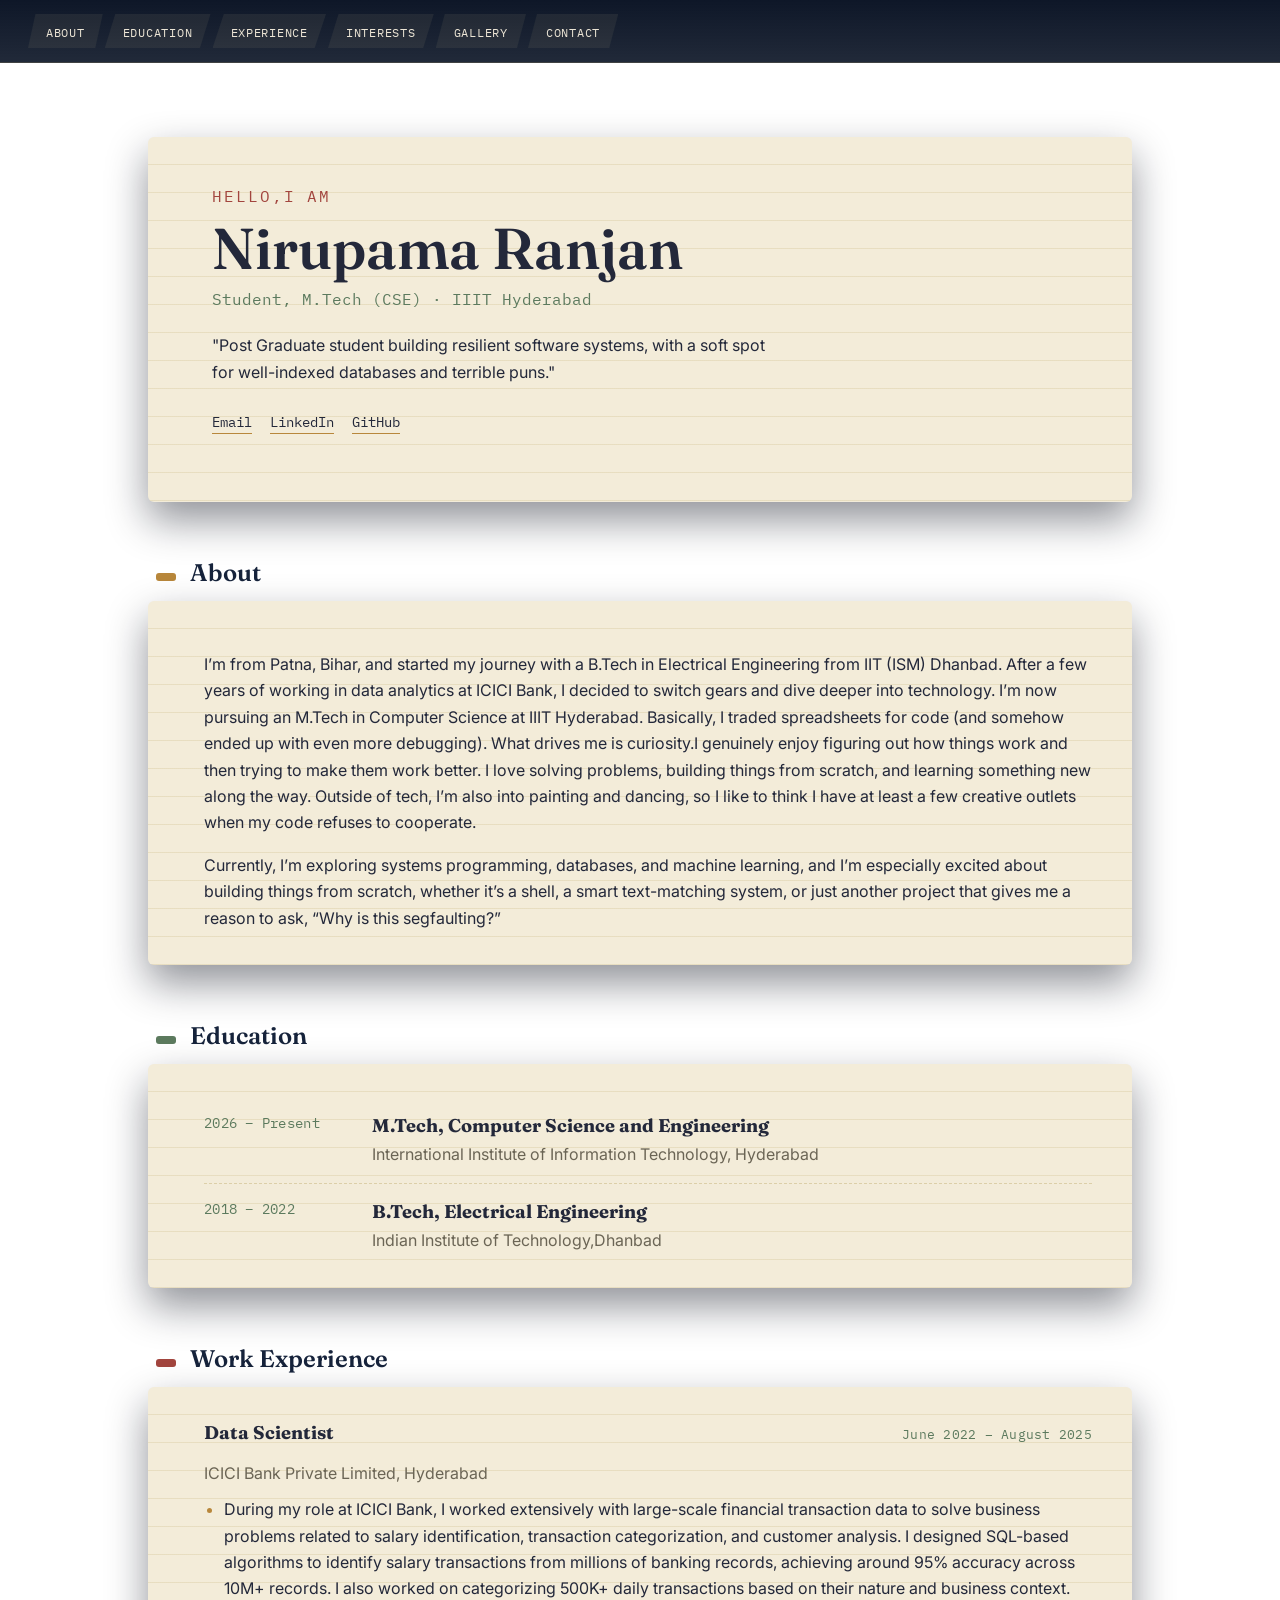
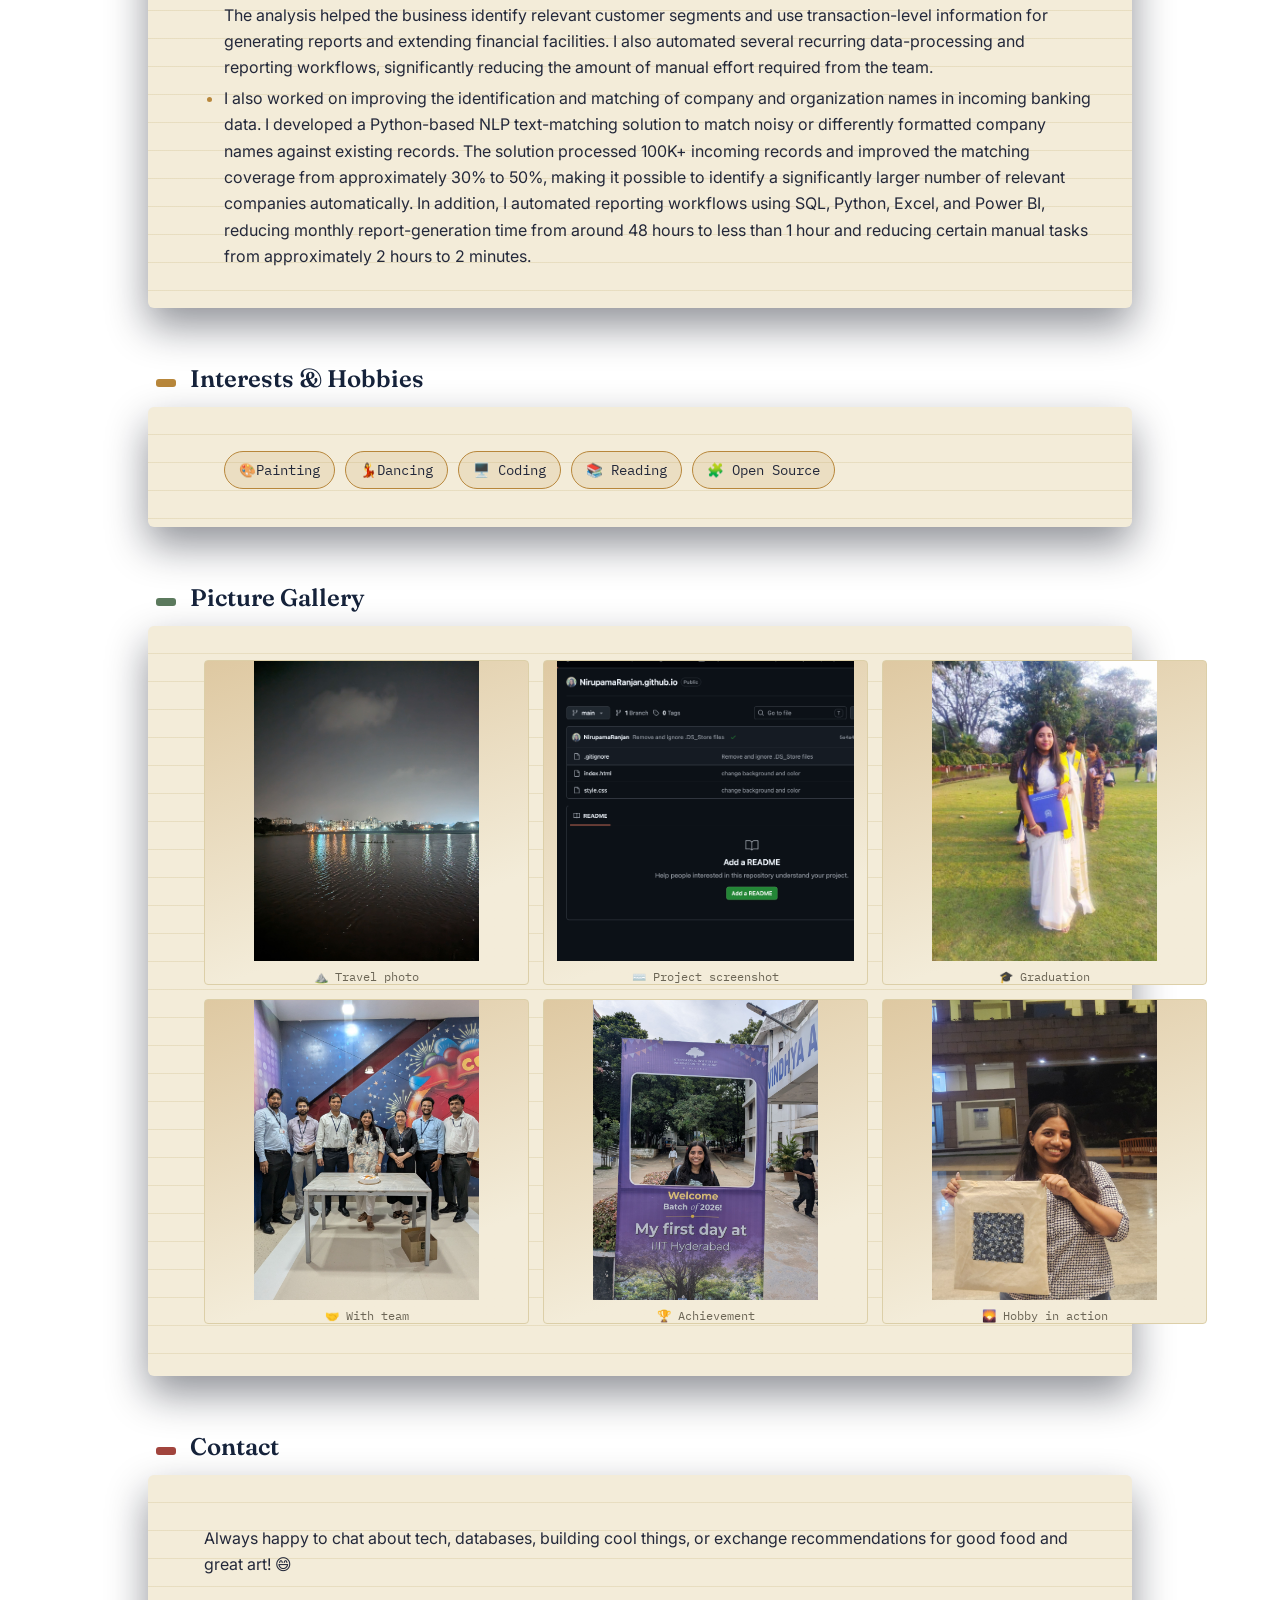
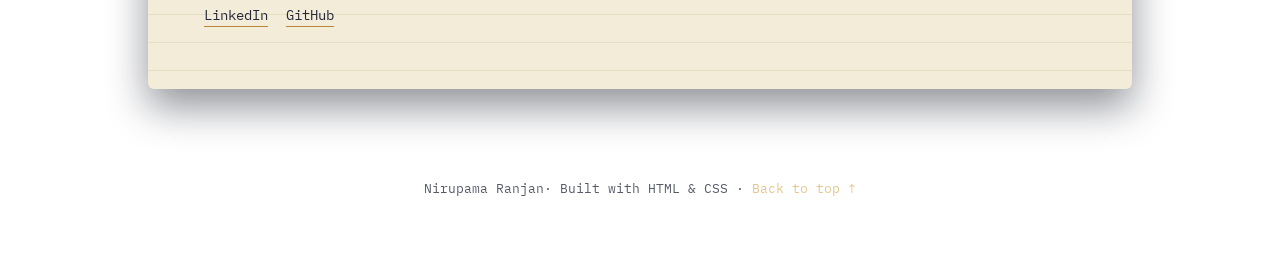
<file: index.html>
<!DOCTYPE html>
<html lang="en">
<head>
<meta charset="UTF-8">
<meta name="viewport" content="width=device-width, initial-scale=1.0">
<title>Nirupama Ranjan — Personal &amp; Professional Page</title>
<meta name="description" content="Personal and professional page of Nirupama Ranjan.">
<link rel="preconnect" href="https://fonts.googleapis.com">
<link rel="preconnect" href="https://fonts.gstatic.com" crossorigin>
<link href="https://fonts.googleapis.com/css2?family=Fraunces:opsz,wght@9..144,400;9..144,600;9..144,700&family=Inter:wght@400;500;600&family=IBM+Plex+Mono:wght@400;500&display=swap" rel="stylesheet">
 <link rel="stylesheet" href="style.css"> 
</head>
<body>

 <div class="main-body">
<header class="site-header">
  <nav class="tab-nav" aria-label="Primary">
    <a href="#about" class="tab">About</a>
    <a href="#education" class="tab">Education</a>
    <a href="#experience" class="tab">Experience</a>
    <a href="#interests" class="tab">Interests</a>
    <a href="#gallery" class="tab">Gallery</a>
    <a href="#contact" class="tab">Contact</a>
  </nav>
</header>

<section class="record" class="hero" id="top">
  <div class="card hero-card">
    <div class="punch-holes"><span></span><span></span></div>
    <p class="eyebrow">Hello,I am </p>
    <h1 class="hero-name">Nirupama Ranjan</h1>
    <p class="hero-role">Student, M.Tech (CSE)&nbsp;·&nbsp;IIIT Hyderabad</p>
    <p class="hero-tagline">"Post Graduate student building resilient software systems, 
      with a soft spot for well-indexed databases and terrible puns."</p>
    <div class="hero-links">
      <a href="mailto:nirupamaranjan6@gmail.com">Email</a>
      <a href="https://www.linkedin.com/in/nirupama-ranjan-5b8263177/" target="_blank" rel="noopener">LinkedIn</a>
      <a href="https://github.com/NirupamaRanjan" target="_blank" rel="noopener">GitHub</a>
    </div>
    <!-- <div class="stamp"><span>FILED</span><span id="filed-date" class="mono"></span></div> -->
  </div>
</section>

 <!-- About -->  
<section class="record" id="about">
  <div class="record-label">
    <span class="record-tab" style="--tab-color:var(--brass)"></span><h2>About</h2>
  </div>
  <div class="card">
    <div class="punch-holes"><span></span><span></span></div>
    <p>I’m from Patna, Bihar, and started my journey with a B.Tech in Electrical Engineering from IIT (ISM) Dhanbad. After a few years of working in data analytics at ICICI Bank, I decided to switch gears and dive deeper into technology. I’m now pursuing an M.Tech in Computer Science at IIIT Hyderabad. Basically, I traded spreadsheets for code (and somehow ended up with even more debugging).

What drives me is curiosity.I genuinely enjoy figuring out how things work and then trying to make them work better. I love solving problems, building things from scratch, and learning something new along the way. Outside of tech, I’m also into painting and dancing, so I like to think I have at least a few creative outlets when my code refuses to cooperate.

</p>
    <p>Currently, I’m exploring systems programming, databases, and machine learning, and I’m especially excited about building things from scratch, whether it’s a shell, a smart text-matching system, or just another project that gives me a reason to ask, “Why is this segfaulting?”</p>
  </div>
</section>

<!-- Education -->
<section class="record" id="education">
  <div class="record-label"><span class="record-tab" style="--tab-color:var(--sage)"></span><h2>Education</h2></div>
  <div class="card ledger">
    <div class="punch-holes"><span></span><span></span></div>

    <div class="ledger-row">
      <div class="ledger-when"><span class="mono">2026 – Present</span></div>
      <div class="ledger-what">
        <h3>M.Tech, Computer Science and Engineering</h3>
        <p class="muted">International Institute of Information Technology, Hyderabad</p>
      </div>
    </div>

    <div class="ledger-row">
      <div class="ledger-when"><span class="mono">2018 – 2022</span></div>
      <div class="ledger-what">
        <h3>B.Tech, Electrical Engineering</h3>
        <p class="muted">Indian Institute of Technology,Dhanbad</p>
      </div>
    </div>
  </div>
</section>

<!-- Experience -->
<section  class="record" id="experience">
  <div class="record-label"><span class="record-tab" style="--tab-color:var(--rose)"></span><h2>Work Experience</h2></div>
  <div class="card">
    <div class="punch-holes"><span></span><span></span></div>

    <div class="exp-item">
      <div class="exp-head">
        <h3>Data Scientist</h3>
        <span class="mono">June 2022 – August 2025</span>
      </div>
      <p class="muted">ICICI Bank Private Limited, Hyderabad</p>
      <ul>
        <li>During my role at ICICI Bank, I worked extensively 
          with large-scale financial transaction data to solve business 
          problems related to salary identification, transaction 
          categorization, and customer analysis. I designed SQL-based algorithms 
          to identify salary transactions from millions of banking records, achieving 
          around 95% accuracy across 10M+ records. I also worked on 
          categorizing 500K+ daily transactions based on their nature and 
          business context. The analysis helped the business identify relevant customer segments 
          and use transaction-level information for generating reports and extending financial facilities. 
          I also automated several recurring data-processing and reporting workflows, significantly 
          reducing the amount of manual effort required from the team.</li>
        <li>I also worked on improving the identification and matching 
          of company and organization names in incoming banking data. 
          I developed a Python-based NLP text-matching solution to match 
          noisy or differently formatted company names against existing records. 
          The solution processed 100K+ incoming records and improved the matching coverage 
          from approximately 30% to 50%, making it possible to identify a significantly 
          larger number of relevant companies automatically. In addition, I automated 
          reporting workflows using SQL, Python, Excel, and Power BI, reducing monthly 
          report-generation time from around 48 hours to less than 1 hour 
          and reducing certain manual tasks from approximately 2 hours to 2 minutes.</li>
      </ul>
    </div>
  </div>
</section>

<!-- Interests -->
<section  class="record" id="interests">
  <div class="record-label"><span class="record-tab" style="--tab-color:var(--brass)"></span><h2>Interests &amp; Hobbies</h2></div>
  <div class="card">
    <div class="punch-holes"><span></span><span></span></div>
    <ul class="tag-grid">
      <li>🎨Painting</li>
      <li>💃Dancing</li>
      <li>🖥️ Coding</li>
      <li>📚 Reading</li>
      <li>🧩 Open Source</li>
    </ul>
  </div>
</section>

<!-- Gallery -->
<section class="record" id="gallery">
  <div class="record-label"><span class="record-tab" style="--tab-color:var(--sage)"></span><h2>Picture Gallery</h2></div>
  <div class="card gallery-card">
    <div class="punch-holes"><span></span><span></span></div>
    <div class="gallery-grid">
      <figure class="gallery-tile" style="--tint:var(--brass)"><img src="Images/PXL_20231027_190329508.jpg" alt="Description of the image width="300" height="300"><figcaption>⛰️ Travel photo</figcaption></figure>
      <figure class="gallery-tile" style="--tint:var(--brass)"><img src="Images/Screenshot 2026-08-25 at 1.16.25 PM.png" alt="Description of the image width="300" height="300"><figcaption>⌨️ Project screenshot</figcaption></figure>
      <figure class="gallery-tile" style="--tint:var(--brass)"><img src="Images/IMG-20221216-WA0024.jpg" alt="Description of the image width="300" height="300"><figcaption>🎓 Graduation </figcaption></figure>
      <figure class="gallery-tile" style="--tint:var(--brass)"><img src="Images/PXL_20250802_110050632.jpg" alt="Description of the image width="300" height="300"><figcaption>🤝 With team</figcaption></figure>
      <figure class="gallery-tile" style="--tint:var(--brass)"><img src="Images/PXL_20260801_115325410.jpg" alt="Description of the image width="300" height="300"><figcaption>🏆 Achievement</figcaption></figure>
      <figure class="gallery-tile" style="--tint:var(--brass)"><img src="Images/IMG-20260328-WA0068.jpg" alt="Description of the image width="300" height="300"><figcaption>🌄 Hobby in action </figcaption></figure>
  </div>
</section>

<!-- Contact -->
<section class="record" id="contact">
  <div class="record-label"><span class="record-tab" style="--tab-color:var(--rose)"></span><h2>Contact</h2></div>
  <div class="card">
    <div class="punch-holes"><span></span><span></span></div>
    <p>Always happy to chat about tech, databases, building cool things, or exchange recommendations for good food and great art! 😄
</p>
    <div class="hero-links">
      <a href="https://www.linkedin.com/in/nirupama-ranjan-5b8263177/" target="_blank" rel="noopener">LinkedIn</a>
      <a href="https://github.com/NirupamaRanjan" target="_blank" rel="noopener">GitHub</a>
    </div>
  </div>
</section>

<footer class="site-footer">
  <p>Nirupama Ranjan· Built with HTML &amp; CSS · <a href="#top">Back to top ↑</a></p>
</footer>
</div>

</body>
</html>
</file>
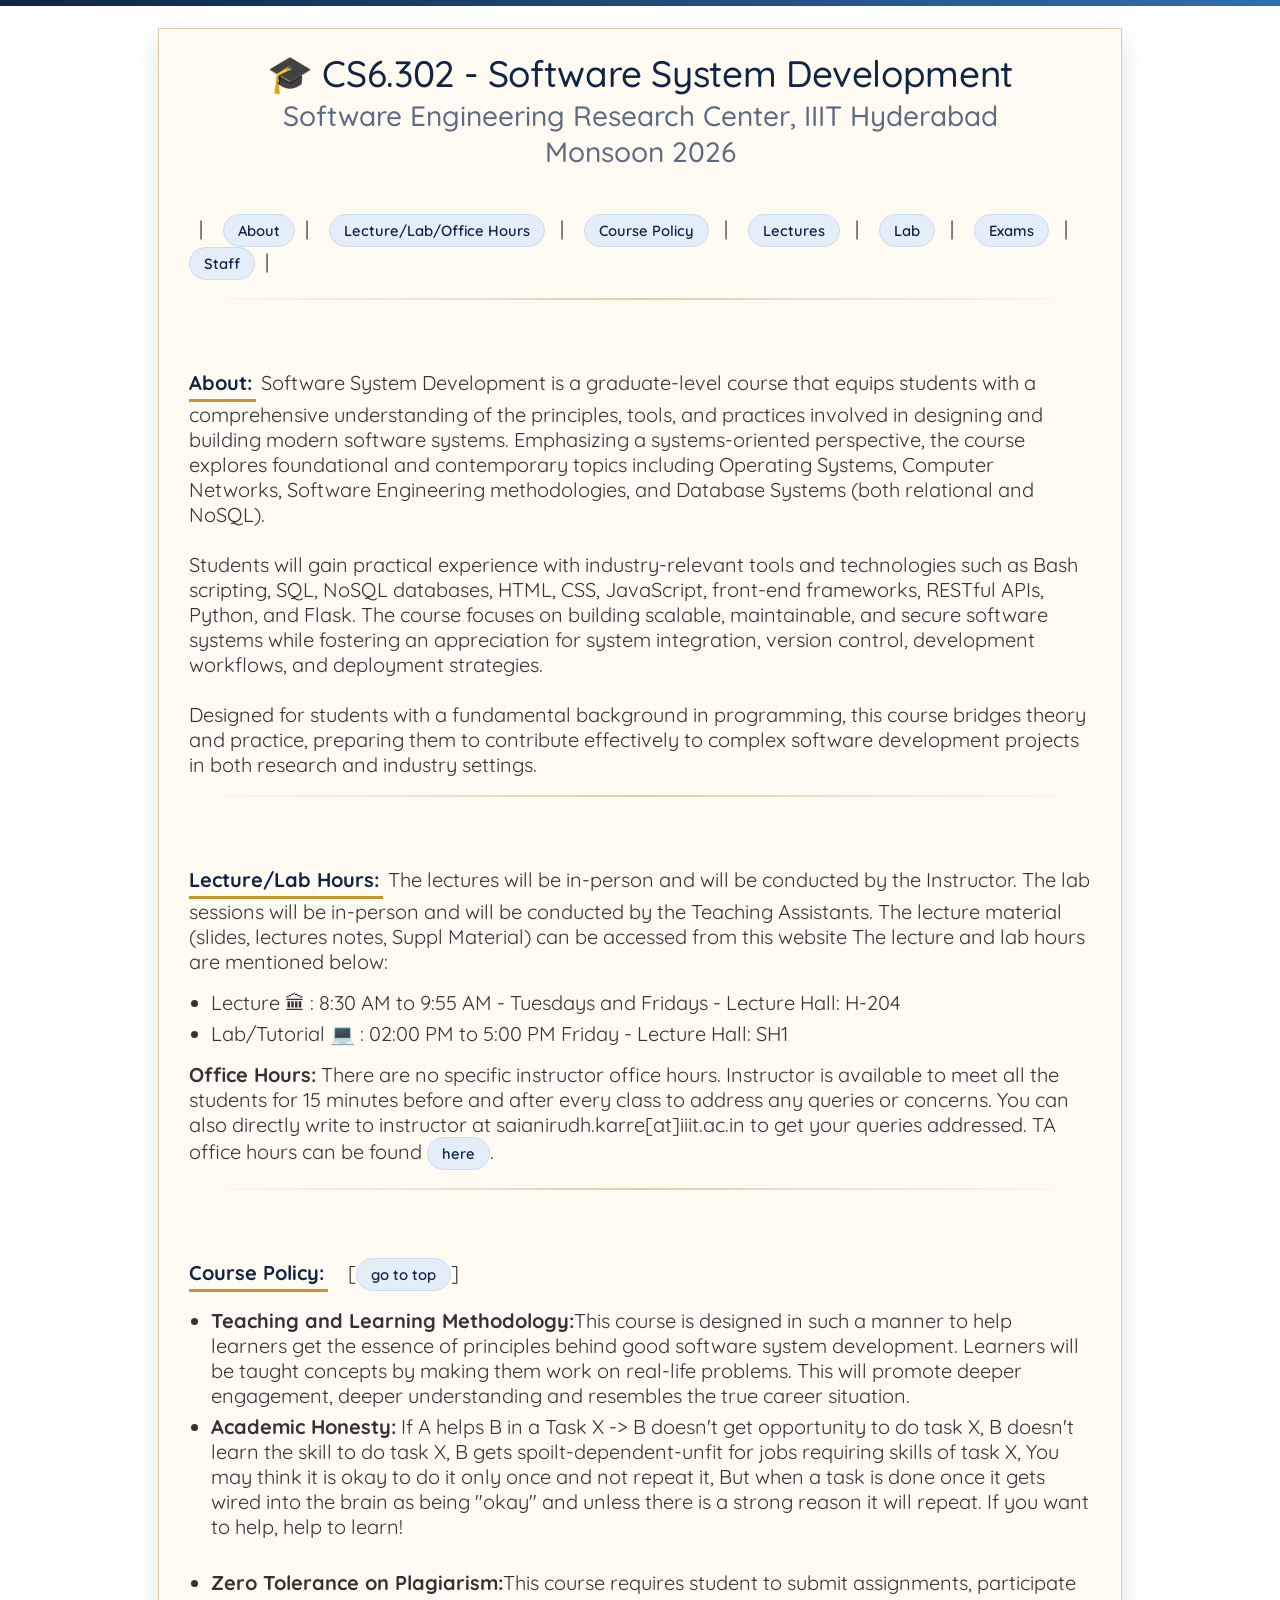
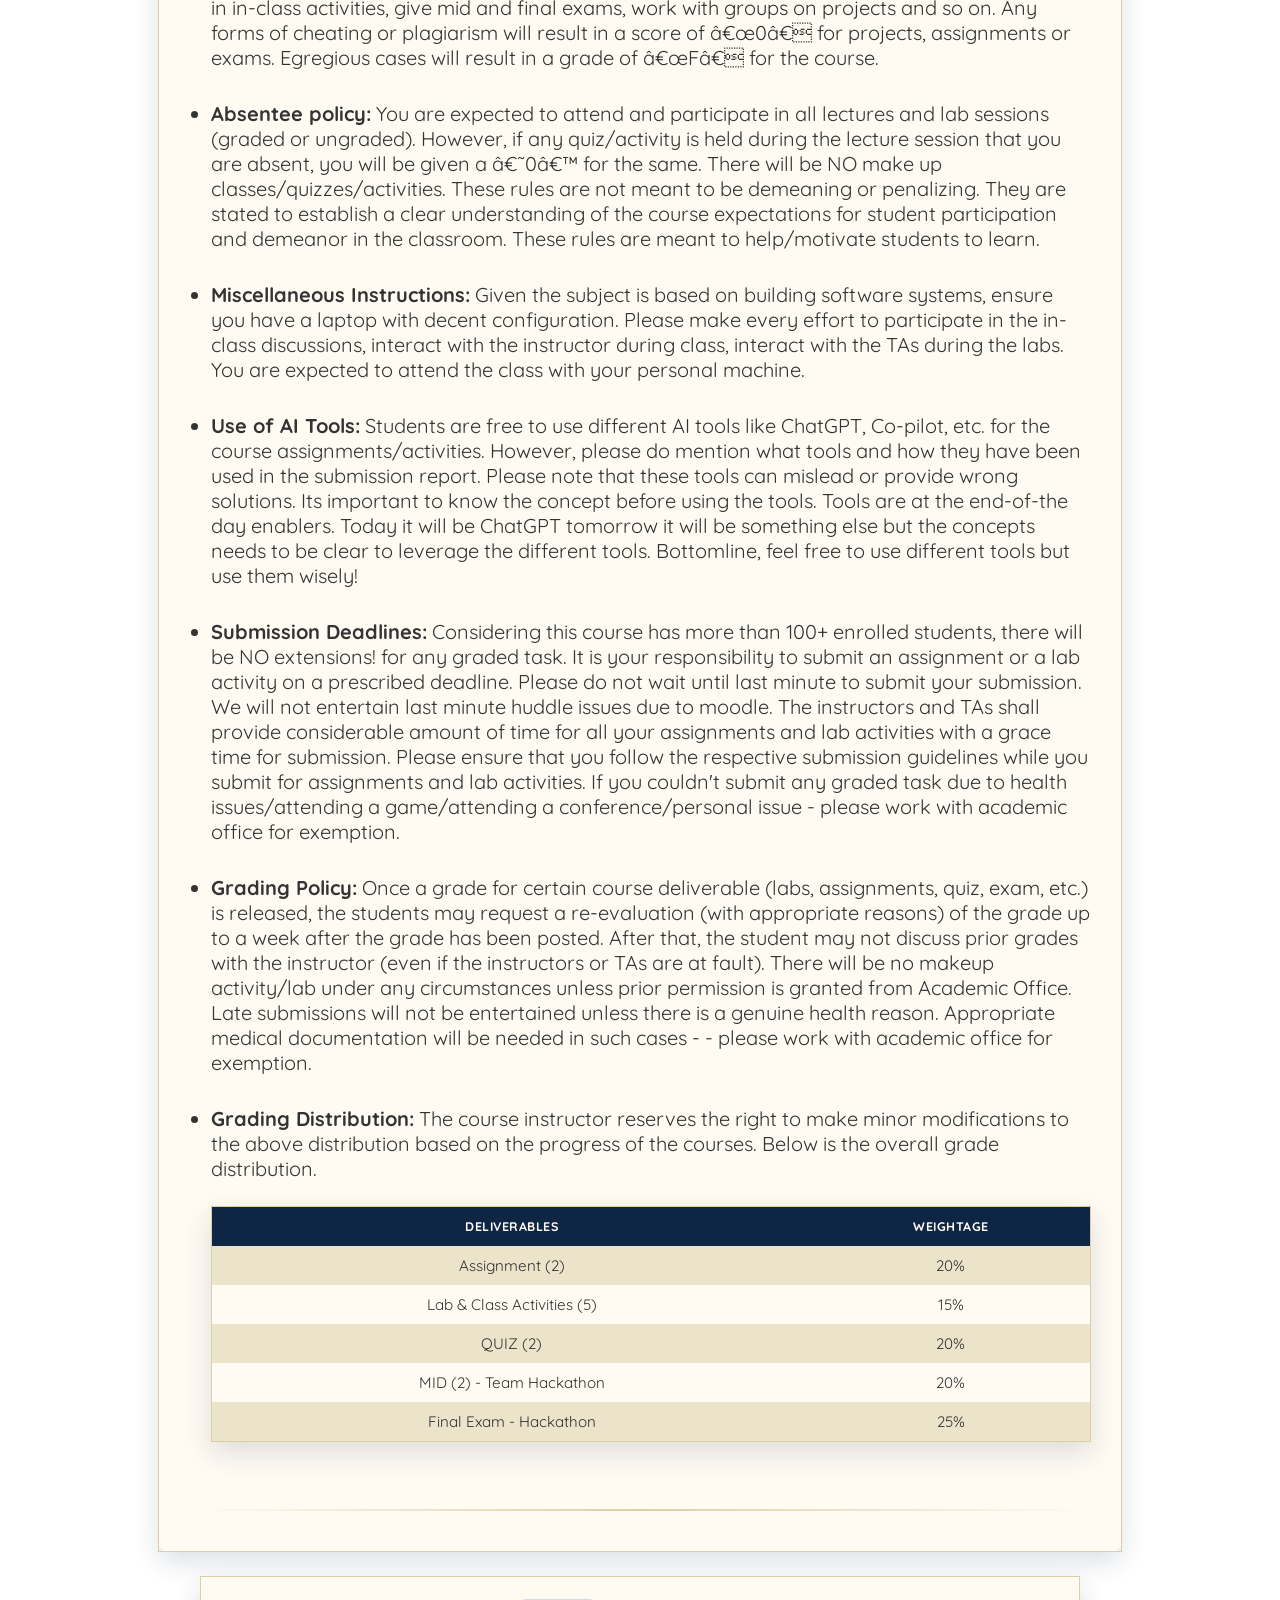
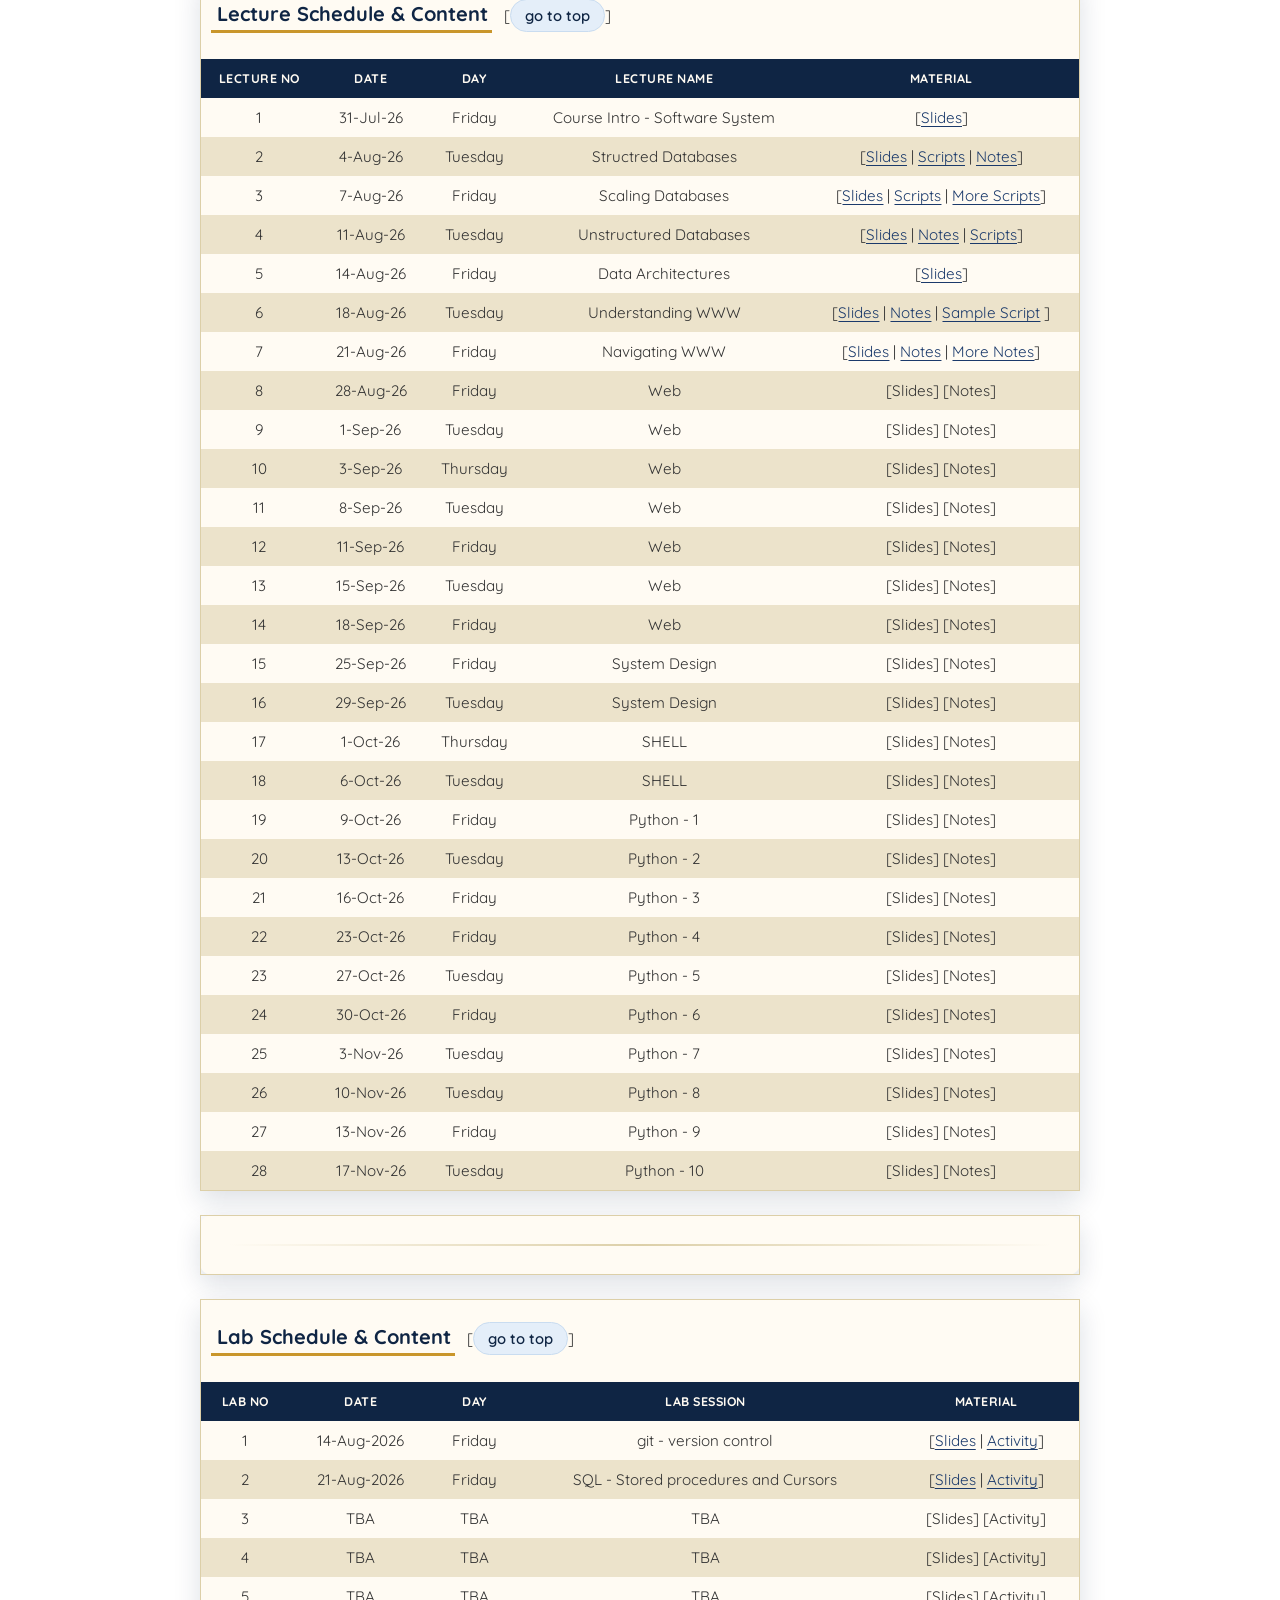
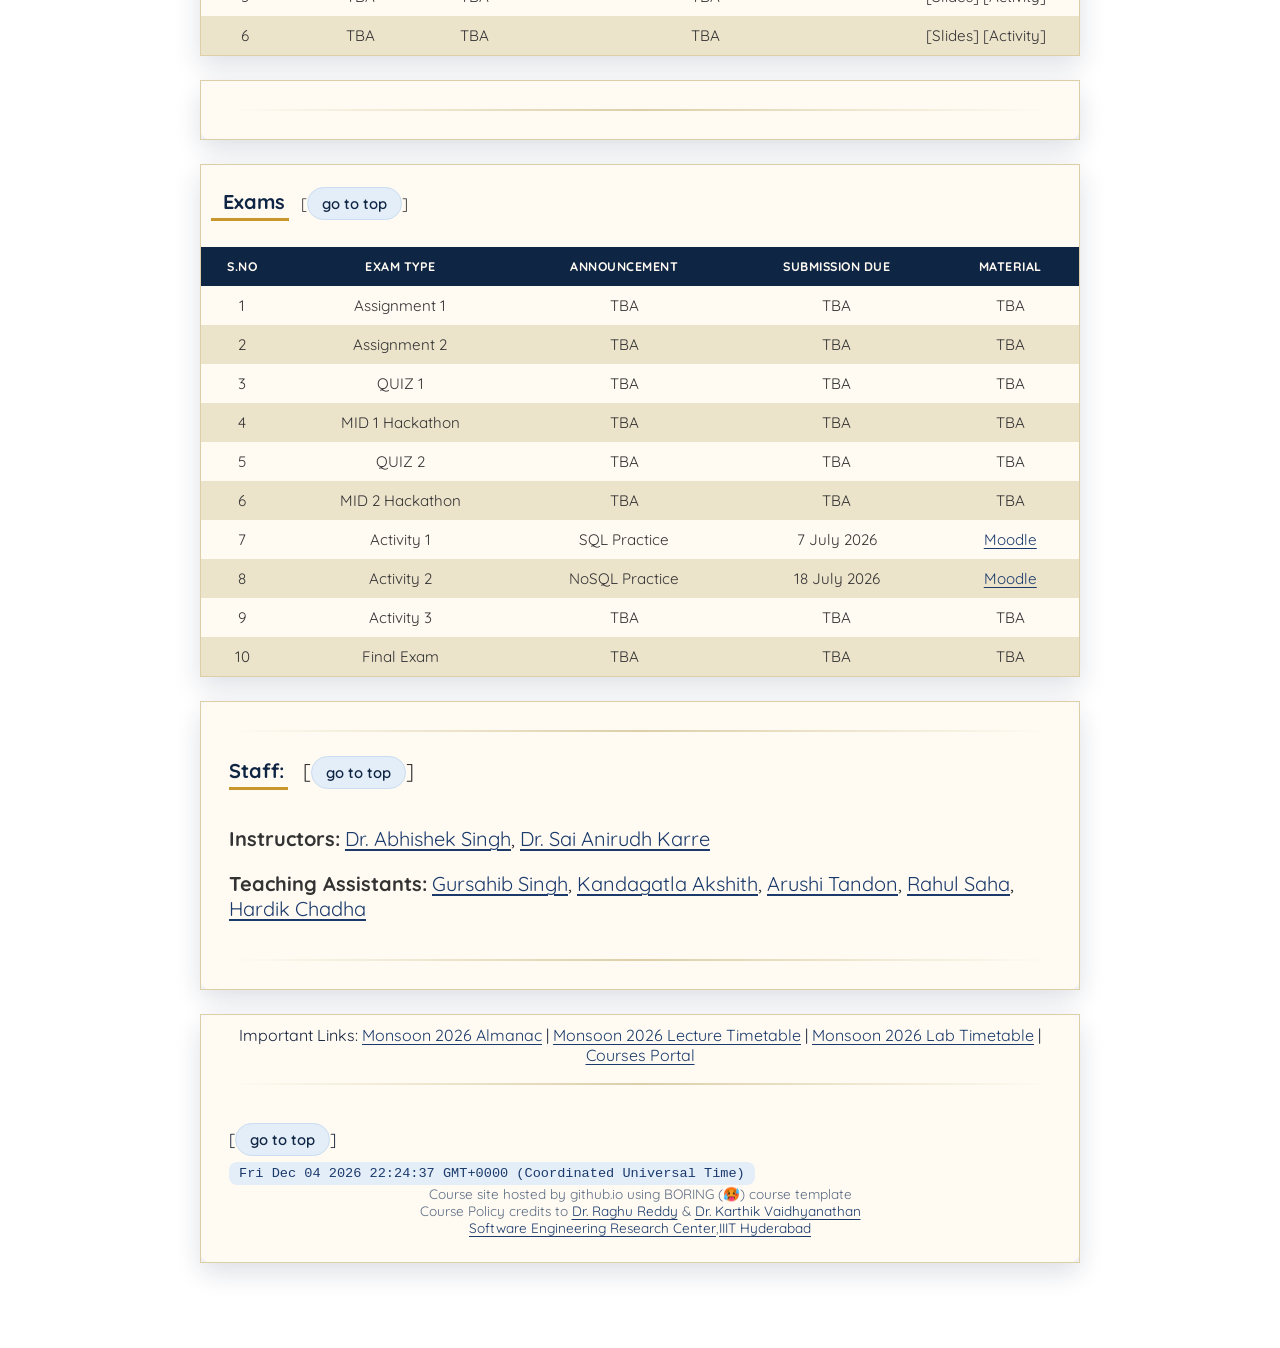
<file: SSDcoursepage.html>
<html>
<head><title>CS6.302 SSD Monsoon 2026</title>
<meta name="viewport" content="width=device-width, initial-scale=1.0"/>
<link rel="stylesheet" href="https://fonts.googleapis.com/css?family=Quicksand">
<link href="https://cdn.jsdelivr.net/npm/bootstrap@4.6.1/dist/css/bootstrap.min.css" rel="stylesheet" integrity="sha256-DF7Zhf293AJxJNTmh5zhoYYIMs2oXitRfBjY+9L//AY=" crossorigin="anonymous">
<style>
body {font-family: Quicksand; font-size: 20px; color:#333}
        table
        {
            font-family: Quicksand; font-size:20px; color:#333;
            border-collapse:collapse;
            width:1000px;
            padding:10px;
            border-spacing:10px
			
        }

	.light-text-row {
        color: #ADADAD; 
    }

</style>


	<script>
  
  const lastModified = new Date(document.lastModified);
 
  const formattedDate = lastModified.toLocaleString('en-US', {
    year: 'numeric',
    month: 'long',
    day: 'numeric',
    hour: '2-digit',
    minute: '2-digit'
  });

  document.getElementById("lastUpdated").innerHTML += formattedDate;
</script>
<script>
function startTime() {
  const today = new Date();
  let h = today.getHours();
  let m = today.getMinutes();
  let s = today.getSeconds();
  m = checkTime(m);
  s = checkTime(s);
  document.getElementById('txt').innerHTML = today 
  setTimeout(startTime, 1000);
}

function checkTime(i) {
  if (i < 10) {i = "0" + i};  // add zero in front of numbers < 10
  return i;
}
</script>
<script src="https://ajax.googleapis.com/ajax/libs/jquery/3.5.1/jquery.min.js"></script>
<link rel="stylesheet" href="style.css">
</head>
<link rel="stylesheet" href="SSDstyle.css">
<body onload="startTime()">
	<!--<script>
	alert("All the Best for your Final Exam!"");
		</script>-->
<table align="center" width="100%" cellspacing="10" cellpadding="10" border="0">
<tr>
<td><h1 align="center" id="home">CS6.302 - Software System Development</h1><h3 align="center">Software Engineering Research Center, IIIT Hyderabad</h3> <h3 align="center">Monsoon 2026</h3></td>
</tr>
<tr>
<td>&nbsp;&nbsp;|&nbsp;&nbsp;&nbsp; <a href="#about">About</a>&nbsp;&nbsp;|&nbsp;&nbsp;&nbsp; <a href="#lecture">Lecture/Lab/Office Hours</a> &nbsp;&nbsp;|&nbsp;&nbsp;&nbsp; <a href="#cpolicy">Course Policy</a> &nbsp;&nbsp;|&nbsp;&nbsp;&nbsp; <a href="#schedule">Lectures</a> &nbsp;&nbsp;|&nbsp;&nbsp;&nbsp;  <a href="#lab">Lab</a> &nbsp;&nbsp;|&nbsp;&nbsp;&nbsp; <a href="#activity">Exams</a> &nbsp;&nbsp;|&nbsp;&nbsp;&nbsp; <a href="#staff">Staff</a>&nbsp;&nbsp;|&nbsp;&nbsp;&nbsp; <hr></td>
</tr>
<tr>
<td> <p align="left"><b id="about">About:</b> Software System Development is a graduate-level course that equips students with a comprehensive understanding of the principles, tools, and practices involved in designing and building modern software systems. Emphasizing a systems-oriented perspective, the course explores foundational and contemporary topics including Operating Systems, Computer Networks, Software Engineering methodologies, and Database Systems (both relational and NoSQL).
<br>
<br>
Students will gain practical experience with industry-relevant tools and technologies such as Bash scripting, SQL, NoSQL databases, HTML, CSS, JavaScript, front-end frameworks, RESTful APIs, Python, and Flask. The course focuses on building scalable, maintainable, and secure software systems while fostering an appreciation for system integration, version control, development workflows, and deployment strategies.
<br>
<br>
Designed for students with a fundamental background in programming, this course bridges theory and practice, preparing them to contribute effectively to complex software development projects in both research and industry settings.<hr></td>
</tr>
<tr>
<td> <p align="left"><b id="lecture">Lecture/Lab Hours:</b> The lectures will be in-person and will be conducted by the Instructor. The lab sessions will be in-person and will be conducted by the Teaching Assistants. The lecture material (slides, lectures notes, Suppl Material) can be accessed from this website The lecture and lab hours are mentioned below:

<ul><li>Lecture &#x1F3DB; : 8:30 AM to 9:55 AM - Tuesdays and Fridays - Lecture Hall: H-204</li> <li>Lab/Tutorial &#x1F4BB; : 02:00 PM to 5:00 PM Friday - Lecture Hall: SH1 </li></ul></p>
<p align="left"><b>Office Hours:</b> There are no specific instructor office hours. Instructor is available to meet all the students for 15 minutes before and after every class to address any queries or concerns. You can also directly write to instructor at saianirudh.karre[at]iiit.ac.in to get your queries addressed. TA office hours can be found <a href="#staff">here</a>.
</p><hr>
</td>
</tr>
<tr>
<td>
<p align="left"><b id="cpolicy">Course Policy:</b> &nbsp;&nbsp;&nbsp;[<a href="#home">go to top</a>]
<ul>
<li><b>Teaching and Learning Methodology:</b>This course is designed in such a manner to help learners get the essence of principles behind good software system development. Learners will be taught concepts by making them work on real-life problems. This will promote deeper engagement, deeper understanding and resembles the true career situation. 
</li>
<li><b>Academic Honesty:</b> If A helps B in a Task X -> B doesn't get opportunity to do task X, B doesn't learn the skill to do task X, B gets spoilt-dependent-unfit for jobs requiring skills of task X, You may think it is okay to do it only once and not repeat it, But when a task is done once it gets wired into the brain as being "okay" and unless there is a strong reason it will repeat. If you want to help, help to learn!
<br>
<br> 
</li>
<li><b>Zero Tolerance on Plagiarism:</b>This course requires student to submit assignments, participate in in-class activities, give mid and final exams, work with groups on projects and so on. Any forms of cheating or plagiarism will result in a score of “0” for projects, assignments or exams. Egregious cases will result in a grade of “F” for the course.
<br>
<br> 
</li>
<li><b>Absentee policy:</b> You are expected to attend and participate in all lectures and lab sessions (graded or ungraded).  However, if any quiz/activity is held during the lecture session that you are absent, you will be given a ‘0’ for the same. There will be NO make up classes/quizzes/activities. These rules are not meant to be demeaning or penalizing. They are stated to establish a clear understanding of the course expectations for student participation and demeanor in the classroom. These rules are meant to help/motivate students to learn. 
<br>
<br> 
</li>
<li><b>Miscellaneous Instructions:</b> Given the subject is based on building software systems, ensure you have a laptop with decent configuration. Please make every effort to participate in the in-class discussions, interact with the instructor during class, interact with the TAs during the labs. You are expected to attend the class with your personal machine. 
<br>
<br> 
</li>
<li><b>Use of AI Tools:</b> Students are free to use different AI tools like ChatGPT, Co-pilot, etc. for the course assignments/activities. However, please do mention what tools and how they have been used in the submission report. Please note that these tools can mislead or provide wrong solutions. Its important to know the concept before using the tools. Tools are at the end-of-the day enablers. Today it will be ChatGPT tomorrow it will be something else but the concepts needs to be clear to leverage the different tools. Bottomline, feel free to use different tools but use them wisely!
<br>
<br> 
</li>
<li><b>Submission Deadlines:</b> Considering this course has more than 100+ enrolled students, there will be NO extensions! for any graded task. It is your responsibility to submit an assignment or a lab activity on a prescribed deadline. Please do not wait until last minute to submit your submission. We will not entertain last minute huddle issues due to moodle. The instructors and TAs shall provide considerable amount of time for all your assignments and lab activities with a grace time for submission. Please ensure that you follow the respective submission guidelines while you submit for assignments and lab activities. If you couldn't submit any graded task due to health issues/attending a game/attending a conference/personal issue - please work with academic office for exemption. 
<br>
<br> 
</li>
<li><b>Grading Policy:</b> Once a grade for certain course deliverable (labs, assignments, quiz, exam, etc.) is released, the students may request a re-evaluation (with appropriate reasons) of the grade up to a week after the grade has been posted. After that, the student may not discuss prior grades with the instructor (even if the instructors or TAs are at fault). There will be no makeup activity/lab under any circumstances unless prior permission is granted from Academic Office. Late submissions will not be entertained unless there is a genuine health reason. Appropriate medical documentation will be needed in such cases - - please work with academic office for exemption.
<br>
<br> 
</li>
<li><b>Grading Distribution:</b> The course instructor reserves the right to make minor modifications to the above distribution based on the progress of the courses. Below is the overall grade distribution.
<br>
<br> 
<table border="1" align="center">
<tr align="center"><th>Deliverables</th><th>Weightage</th></tr>
<tr align="center"><td>Assignment (2)</td><td>20%</td></tr>
<tr align="center"><td>Lab & Class Activities (5)</td><td>15%</td></tr>
<tr align="center"><td>QUIZ (2)</td><td>20%</td></tr>
<tr align="center"><td>MID (2) - Team Hackathon</td><td>20%</td></tr>
<tr align="center"><td>Final Exam - Hackathon</td><td>25%</td></tr>
</table>
</li>
<br>
<!--<li><b>Evaluation Rubric:</b> All evaluations as part of this course follow below evaluation rubric. TAs will follow below guidelines for evaluating assignments and lab activities for this course.
<br>
<br>
<table border="1" align="center" width="10%">
<tr><th>Rubric</th><th>Input(15%)</th><th>Logic(60%)</th><th>Output(15%)</th><th>Submission(10%)</th></tr>
<tr><td>Exceptional (100%)</td><td>All inputs are working as per the requirements</td><td>Logic is accurate and as per the requirements defined in the question</td><td>All outputs are returned as per the requirements</td><td>Script submissions are correct and as per requirements</td></tr>
<tr><td>Acceptable (70%)</td><td>Inputs are partially working as per the requirements</td><td>Logic is almost correct and as per the requirements defined in the question</td><td>Outputs are partially returned as per the requirements</td><td>Script submissions is partially correct and as per requirements</td></tr>
<tr><td>Beginning (30%)</td><td>At least one input is working as per the requirements</td><td>Logic is partially correct and as per the requirements defined in the question</td><td>At least one output is returned as per the requirement</td><td>Atleast one part of the script submission is correct and as per requirements</td></tr>
<tr><td>No Response (0%)</td><td>None of the inputs are working as per the requirements</td><td>Logic is incorrect and not as per the requirements defined in the question</td><td>None of the outputs are returned as per the requirements</td><td>Script submissions is incorrect and not as per requirements</td></tr>
</table> 
</li>-->
</ul><hr>
</p>
</td>
</tr>
</tr>
</table> 

<table border="1" align="center" width="10%" class="tg">
<tr>
<td colspan="5"><p align="left"><b id="schedule">&nbsp;Lecture Schedule & Content</b>&nbsp;&nbsp;&nbsp;[<a href="#home">go to top</a>]</p></td>
</tr >
  <tr align="center">
    <th class="tg-7btt">Lecture No</th>
    <th class="tg-7btt">Date</th>
    <th class="tg-7btt">Day</th>
    <th class="tg-7btt">Lecture Name</th>
    <th class="tg-7btt">Material</th>
  </tr>
<tbody align="center">
  <tr>
    <td class="tg-c3ow">1</td>
    <td class="tg-c3ow">31-Jul-26</td>
    <td class="tg-c3ow">Friday</td>
    <td class="tg-c3ow">Course Intro - Software System</td>
    <td class="tg-c3ow">[<a href="https://docs.google.com/viewer?url=https://raw.githubusercontent.com/serc-iiith/serc-iiith.github.io/main/CourseContent/CS6302_M26/SSD_Class1.pdf" target="_blank">Slides</a>]</td>
  </tr>
  <tr>
    <td class="tg-c3ow">2</td>
    <td class="tg-c3ow">4-Aug-26</td>
    <td class="tg-c3ow">Tuesday</td>
    <td class="tg-c3ow">Structred Databases</td>
    <td class="tg-c3ow">[<a href="https://docs.google.com/viewer?url=https://raw.githubusercontent.com/serc-iiith/serc-iiith.github.io/main/CourseContent/CS6302_M26/StructuredData.pdf" target="_blank">Slides</a> | <a href="https://docs.google.com/viewer?url=https://raw.githubusercontent.com/serc-iiith/serc-iiith.github.io/main/CourseContent/CS6302_M26/databases.sql" target="_blank">Scripts</a> | <a href="https://tinted-rumba-8c6.notion.site/Structured-Databases-2456a6248bf6805f83e1cbf0a58761ec" target="_blank">Notes</a>]</td>
  </tr>
  <tr>
    <td class="tg-c3ow">3</td>
    <td class="tg-c3ow">7-Aug-26</td>
    <td class="tg-c3ow">Friday</td>
    <td class="tg-c3ow">Scaling Databases</td>
    <td class="tg-c3ow">[<a href="https://docs.google.com/viewer?url=https://raw.githubusercontent.com/serc-iiith/serc-iiith.github.io/main/CourseContent/CS6302_M26/ScalingDatabases.pdf" target="_blank">Slides</a> | <a href="https://docs.google.com/viewer?url=https://raw.githubusercontent.com/serc-iiith/serc-iiith.github.io/main/CourseContent/CS6302_M26/databases_2.sql" target="_blank">Scripts</a> | <a href="https://docs.google.com/viewer?url=https://raw.githubusercontent.com/serc-iiith/serc-iiith.github.io/main/CourseContent/CS6302_M26/databases_3.sql" target="_blank">More Scripts</a>]</td>
  </tr>
  <tr>
    <td class="tg-c3ow">4</td>
    <td class="tg-c3ow">11-Aug-26</td>
    <td class="tg-c3ow">Tuesday</td>
    <td class="tg-c3ow">Unstructured Databases</td>
    <td class="tg-c3ow">[<a href="https://docs.google.com/viewer?url=https://raw.githubusercontent.com/serc-iiith/serc-iiith.github.io/main/CourseContent/CS6302_M26/UnStructuredDatabases.pdf" target="_blank">Slides</a> | <a href="https://tinted-rumba-8c6.notion.site/Unstructured-Databases-24b6a6248bf680679b36e76c33d301c4" target="_blank">Notes</a> | <a href="https://raw.githubusercontent.com/serc-iiith/serc-iiith.github.io/refs/heads/main/CourseContent/CS6302_M26/mongo.txt" target="_blank">Scripts</a>]</td>
  </tr>
  <tr>
    <td class="tg-c3ow">5</td>
    <td class="tg-c3ow">14-Aug-26</td>
    <td class="tg-c3ow">Friday</td>
    <td class="tg-c3ow">Data Architectures</td>
    <td class="tg-c3ow">[<a href="https://docs.google.com/viewer?url=https://raw.githubusercontent.com/serc-iiith/serc-iiith.github.io/main/CourseContent/CS6302_M26/DatabaseArchitectures.pdf" target="_blank">Slides</a>]</td>
  </tr>
  <tr>
    <td class="tg-c3ow">6</td>
    <td class="tg-c3ow">18-Aug-26</td>
    <td class="tg-c3ow">Tuesday</td>
    <td class="tg-c3ow">Understanding WWW</td>
    <td class="tg-c3ow">[<a href="https://docs.google.com/viewer?url=https://raw.githubusercontent.com/serc-iiith/serc-iiith.github.io/main/CourseContent/CS6302_M26/www.pdf" target="_blank">Slides</a> | <a href="https://tinted-rumba-8c6.notion.site/Web-Technology-2566a6248bf6800488d0c13a992502e4" target="_blank">Notes</a> | <a href="https://raw.githubusercontent.com/serc-iiith/serc-iiith.github.io/refs/heads/main/CourseContent/CS6302_M26/samplehtml.html" target="_blank">Sample Script</a> ]</td>
  </tr>
  <tr>
    <td class="tg-c3ow">7</td>
    <td class="tg-c3ow">21-Aug-26</td>
    <td class="tg-c3ow">Friday</td>
    <td class="tg-c3ow">Navigating WWW</td>
    <td class="tg-c3ow">[<a href="https://docs.google.com/viewer?url=https://raw.githubusercontent.com/serc-iiith/serc-iiith.github.io/main/CourseContent/CS6302_M26/WebLanguages.pdf" target="_blank">Slides</a> | <a href="https://github.com/serc-iiith/serc-iiith.github.io/blob/main/CourseContent/CS6302_M26/html.md" target="_blank">Notes</a> | <a href="https://github.com/serc-iiith/serc-iiith.github.io/blob/main/CourseContent/CS6302_M26/css.md" target="_blank">More Notes</a>]</td>
  </tr>
  <tr>
    <td class="tg-c3ow">8</td>
    <td class="tg-c3ow">28-Aug-26</td>
    <td class="tg-c3ow">Friday</td>
    <td class="tg-c3ow">Web</td>
    <td class="tg-c3ow">[Slides] [Notes]</td>
  </tr>
  <tr>
    <td class="tg-c3ow">9</td>
    <td class="tg-c3ow">1-Sep-26</td>
    <td class="tg-c3ow">Tuesday</td>
    <td class="tg-c3ow">Web</td>
    <td class="tg-c3ow">[Slides] [Notes]</td>
  </tr>
  <tr>
    <td class="tg-c3ow">10</td>
    <td class="tg-c3ow">3-Sep-26</td>
    <td class="tg-c3ow">Thursday</td>
    <td class="tg-c3ow">Web</td>
    <td class="tg-c3ow">[Slides] [Notes]</td>
  </tr>
  <tr>
    <td class="tg-c3ow">11</td>
    <td class="tg-c3ow">8-Sep-26</td>
    <td class="tg-c3ow">Tuesday</td>
    <td class="tg-c3ow">Web</td>
    <td class="tg-c3ow">[Slides] [Notes]</td>
  </tr>
  <tr>
    <td class="tg-c3ow">12</td>
    <td class="tg-c3ow">11-Sep-26</td>
    <td class="tg-c3ow">Friday</td>
    <td class="tg-c3ow">Web</td>
    <td class="tg-c3ow">[Slides] [Notes]</td>
  </tr>
  <tr>
    <td class="tg-c3ow">13</td>
    <td class="tg-c3ow">15-Sep-26</td>
    <td class="tg-c3ow">Tuesday</td>
    <td class="tg-c3ow">Web</td>
    <td class="tg-c3ow">[Slides] [Notes]</td>
  </tr>
  <tr>
    <td class="tg-c3ow">14</td>
    <td class="tg-c3ow">18-Sep-26</td>
    <td class="tg-c3ow">Friday</td>
    <td class="tg-c3ow">Web</td>
    <td class="tg-c3ow">[Slides] [Notes]</td>
  </tr>
  <tr>
    <td class="tg-c3ow">15</td>
    <td class="tg-c3ow">25-Sep-26</td>
    <td class="tg-c3ow">Friday</td>
    <td class="tg-c3ow">System Design</td>
    <td class="tg-c3ow">[Slides] [Notes]</td>
  </tr>
  <tr>
    <td class="tg-c3ow">16</td>
    <td class="tg-c3ow">29-Sep-26</td>
    <td class="tg-c3ow">Tuesday</td>
    <td class="tg-c3ow">System Design</td>
    <td class="tg-c3ow">[Slides] [Notes]</td>
  </tr>
  <tr>
    <td class="tg-c3ow">17</td>
    <td class="tg-c3ow">1-Oct-26</td>
    <td class="tg-c3ow">Thursday</td>
    <td class="tg-c3ow">SHELL</td>
    <td class="tg-c3ow">[Slides] [Notes]</td>
  </tr>
  <tr>
    <td class="tg-c3ow">18</td>
    <td class="tg-c3ow">6-Oct-26</td>
    <td class="tg-c3ow">Tuesday</td>
    <td class="tg-c3ow">SHELL</td>
    <td class="tg-c3ow">[Slides] [Notes]</td>
  </tr>
  <tr>
    <td class="tg-c3ow">19</td>
    <td class="tg-c3ow">9-Oct-26</td>
    <td class="tg-c3ow">Friday</td>
    <td class="tg-c3ow">Python - 1</td>
    <td class="tg-c3ow">[Slides] [Notes]</td>
  </tr>
  <tr>
    <td class="tg-c3ow">20</td>
    <td class="tg-c3ow">13-Oct-26</td>
    <td class="tg-c3ow">Tuesday</td>
    <td class="tg-c3ow">Python - 2</td>
    <td class="tg-c3ow">[Slides] [Notes]</td>
  </tr>
  <tr>
    <td class="tg-c3ow">21</td>
    <td class="tg-c3ow">16-Oct-26</td>
    <td class="tg-c3ow">Friday</td>
    <td class="tg-c3ow">Python - 3</td>
    <td class="tg-c3ow">[Slides] [Notes]</td>
  </tr>
  <tr>
    <td class="tg-c3ow">22</td>
    <td class="tg-c3ow">23-Oct-26</td>
    <td class="tg-c3ow">Friday</td>
    <td class="tg-c3ow">Python - 4</td>
    <td class="tg-c3ow">[Slides] [Notes]</td>
  </tr>
  <tr>
    <td class="tg-c3ow">23</td>
    <td class="tg-c3ow">27-Oct-26</td>
    <td class="tg-c3ow">Tuesday</td>
    <td class="tg-c3ow">Python - 5</td>
    <td class="tg-c3ow">[Slides] [Notes]</td>
  </tr>
  <tr>
    <td class="tg-c3ow">24</td>
    <td class="tg-c3ow">30-Oct-26</td>
    <td class="tg-c3ow">Friday</td>
    <td class="tg-c3ow">Python - 6</td>
    <td class="tg-c3ow">[Slides] [Notes]</td>
  </tr>
  <tr>
    <td class="tg-c3ow">25</td>
    <td class="tg-c3ow">3-Nov-26</td>
    <td class="tg-c3ow">Tuesday</td>
    <td class="tg-c3ow">Python - 7</td>
    <td class="tg-c3ow">[Slides] [Notes]</td>
  </tr>
  <tr>
    <td class="tg-c3ow">26</td>
    <td class="tg-c3ow">10-Nov-26</td>
    <td class="tg-c3ow">Tuesday</td>
    <td class="tg-c3ow">Python - 8</td>
    <td class="tg-c3ow">[Slides] [Notes]</td>
  </tr>
  <tr>
    <td class="tg-c3ow">27</td>
    <td class="tg-c3ow">13-Nov-26</td>
    <td class="tg-c3ow">Friday</td>
    <td class="tg-c3ow">Python - 9</td>
    <td class="tg-c3ow">[Slides] [Notes]</td>
  </tr>
  <tr>
    <td class="tg-c3ow">28</td>
    <td class="tg-c3ow">17-Nov-26</td>
    <td class="tg-c3ow">Tuesday</td>
    <td class="tg-c3ow">Python - 10</td>
    <td class="tg-c3ow">[Slides] [Notes]</td>
  </tr>
</tbody></table>
<table align="center" width="10%" cellspacing="10" cellpadding="10" border="0">
<tr><td><hr></td></tr>
</table>

<table border="1" align="center" width="10%" class="tg">
<tr>
<td colspan="5"><p align="left"><b id="lab">&nbsp;Lab Schedule & Content</b>&nbsp;&nbsp;&nbsp;[<a href="#home">go to top</a>]</p></td>
</tr >
  <tr align="center">
    <th class="tg-bobw">Lab No</th>
    <th class="tg-bobw">Date</th>
    <th class="tg-bobw">Day</th>
    <th class="tg-bobw">Lab Session</th>
    <th class="tg-bobw">Material</th>
  </tr>
<tbody align="center">
  <tr>
    <td class="tg-8d8j">1</td>
    <td class="tg-8d8j">14-Aug-2026</td>
    <td class="tg-8d8j">Friday</td>
    <td class="tg-8d8j">git - version control</td>
    <td class="tg-8d8j">[<a href="https://docs.google.com/viewer?url=https://raw.githubusercontent.com/serc-iiith/serc-iiith.github.io/main/CourseContent/CS6302_M26/Labs/lab01/GitLab.pdf" target="_blank">Slides</a> | <a href="https://docs.google.com/viewer?url=https://raw.githubusercontent.com/serc-iiith/serc-iiith.github.io/main/CourseContent/CS6302_M26/Labs/lab01/GitLabActivity.pdf" target="_blank">Activity</a>]</td>
  </tr>
  <tr>
    <td class="tg-8d8j">2</td>
    <td class="tg-8d8j">21-Aug-2026</td>
    <td class="tg-8d8j">Friday</td>
    <td class="tg-8d8j">SQL - Stored procedures and Cursors</td>
    <td class="tg-8d8j">[<a href="https://docs.google.com/viewer?url=https://raw.githubusercontent.com/serc-iiith/serc-iiith.github.io/main/CourseContent/CS6302_M26/Labs/lab02/SP.pdf" target="_blank">Slides</a> | <a href="https://docs.google.com/viewer?url=https://raw.githubusercontent.com/serc-iiith/serc-iiith.github.io/main/CourseContent/CS6302_M26/Labs/lab02/lab_activity_2.pdf" target="_blank">Activity</a>]</td>
  </tr>
  <tr>
    <td class="tg-8d8j">3</td>
    <td class="tg-8d8j">TBA</td>
    <td class="tg-8d8j">TBA</td>
    <td class="tg-8d8j">TBA</td>
    <td class="tg-8d8j">[Slides] [Activity]</td>
  </tr>
  <tr>
    <td class="tg-8d8j">4</td>
    <td class="tg-8d8j">TBA</td>
    <td class="tg-8d8j">TBA</td>
    <td class="tg-8d8j">TBA</td>
    <td class="tg-8d8j">[Slides] [Activity]</td>
  </tr>
  <tr>
    <td class="tg-8d8j">5</td>
    <td class="tg-8d8j">TBA</td>
    <td class="tg-8d8j">TBA</td>
    <td class="tg-8d8j">TBA</td>
    <td class="tg-8d8j">[Slides] [Activity]</td>
  </tr>
  <tr>
    <td class="tg-8d8j">6</td>
    <td class="tg-8d8j">TBA</td>
    <td class="tg-8d8j">TBA</td>
    <td class="tg-8d8j">TBA</td>
    <td class="tg-8d8j">[Slides] [Activity]</td>
  </tr>
</tbody></table>

<table align="center" width="10%" cellspacing="10" cellpadding="10" border="0">
<tr><td><hr></td></tr>
</table>
<table align="center" width="10%" border="1">
<tr><td colspan="5">
<p align="left"> <b id="activity">&nbsp; Exams</b>&nbsp;&nbsp;&nbsp;[<a href="#home">go to top</a>]</p>
</td>
</tr>
  <tr align="center">
    <th class="tg-bobw">S.No</th>
    <th class="tg-bobw">Exam Type</th>
    <th class="tg-bobw">Announcement</th>
    <th class="tg-bobw">Submission Due</th>
    <th class="tg-bobw">Material</th>
  </tr>
<tbody align="center">
  <tr>
    <td class="tg-8d8j">1</td>
    <td class="tg-8d8j">Assignment 1</td>
    <td class="tg-8d8j">TBA</td>
    <td class="tg-8d8j">TBA</td>
    <td class="tg-8d8j">TBA</td>
  </tr>
  <tr>
    <td class="tg-8d8j">2</td>
    <td class="tg-8d8j">Assignment 2</td>
    <td class="tg-8d8j">TBA</td>
    <td class="tg-8d8j">TBA</td>
    <td class="tg-8d8j">TBA</td>
  </tr>
  <tr>
    <td class="tg-8d8j">3</td>
    <td class="tg-8d8j">QUIZ 1</td>
    <td class="tg-8d8j">TBA</td>
    <td class="tg-8d8j">TBA</td>
    <td class="tg-8d8j">TBA</td>
  </tr>
  <tr>
    <td class="tg-8d8j">4</td>
    <td class="tg-8d8j">MID 1 Hackathon</td>
    <td class="tg-8d8j">TBA</td>
    <td class="tg-8d8j">TBA</td>
    <td class="tg-8d8j">TBA</td>
  </tr>
  <tr>
    <td class="tg-8d8j">5</td>
    <td class="tg-8d8j">QUIZ 2</td>
    <td class="tg-8d8j">TBA</td>
    <td class="tg-8d8j">TBA</td>
    <td class="tg-8d8j">TBA</td>
  </tr>
	 <tr>
    <td class="tg-8d8j">6</td>
    <td class="tg-8d8j">MID 2 Hackathon</td>
    <td class="tg-8d8j">TBA</td>
    <td class="tg-8d8j">TBA</td>
    <td class="tg-8d8j">TBA</td>
  </tr>
  <tr>
    <td class="tg-8d8j">7</td>
    <td class="tg-8d8j">Activity 1</td>
    <td class="tg-8d8j">SQL Practice</td>
    <td class="tg-8d8j">7 July 2026</td>
    <td class="tg-8d8j"><a href="https://courses.iiit.ac.in/mod/assign/view.php?id=69645" target="_blank">Moodle</a></td>
  </tr>
  <tr>
    <td class="tg-8d8j">8</td>
    <td class="tg-8d8j">Activity 2</td>
    <td class="tg-8d8j">NoSQL Practice</td>
    <td class="tg-8d8j">18 July 2026</td>
    <td class="tg-8d8j"><a href="https://courses.iiit.ac.in/mod/assign/view.php?id=70178" target="_blank">Moodle</a></td>
  </tr>
  <tr>
    <td class="tg-8d8j">9</td>
    <td class="tg-8d8j">Activity 3</td>
    <td class="tg-8d8j">TBA</td>
    <td class="tg-8d8j">TBA</td>
    <td class="tg-8d8j">TBA</td>
  </tr>
  <tr>
    <td class="tg-8d8j">10</td>
    <td class="tg-8d8j">Final Exam</td>
    <td class="tg-8d8j">TBA</td>
    <td class="tg-8d8j">TBA</td>
    <td class="tg-8d8j">TBA</td>
  </tr>
</tbody></table>




<table align="center" width="10%" border="0">
<tr>
<td><hr> <p align="left"><b id="staff">Staff:</b>&nbsp;&nbsp;&nbsp;[<a href="#home">go to top</a>] </p></td>
<tr>
<td><b>Instructors:</b> <a href="https://sites.google.com/view/abhishek-singh/home" target="_blank">Dr. Abhishek Singh</a>, <a href="https://sai11101989.github.io" target="_blank">Dr. Sai Anirudh Karre</a> </td>
</tr>
<tr>
<td><b>Teaching Assistants:</b> <a href="https://www.linkedin.com/in/gursahib-singh-18392736a/" target="_blank">Gursahib Singh</a>, <a href="https://www.linkedin.com/in/kandagatla-akshith-4b9a5131b/" target="_blank">Kandagatla Akshith</a>, <a href="https://www.linkedin.com/in/arushi-tandon-5139982a0/" target="_blank">Arushi Tandon</a>, <a href="https://www.linkedin.com/in/rahulsaha99/" target="_blank">Rahul Saha</a>, <a href="https://www.linkedin.com/in/hardik-chadha-876338266/" target="_blank">Hardik Chadha</a></td>
</tr>
<tr><td><hr></td></tr>
</table>
<table align="center" width="10%" cellspacing="10" cellpadding="10" border="0">
<tr>
<td><p align="center"><font face="Quicksand" size="3">
Important Links: <a href="https://intranet.iiit.ac.in/offices/static/files/Monsoon_2026_Almanac_Final.pdf" target="_blank">Monsoon 2026 Almanac</a> | <a href="https://intranet.iiit.ac.in/offices/static/files/Lecture_Timetable_M26-V3.pdf" target="_blank">Monsoon 2026 Lecture Timetable</a> | <a href="https://intranet.iiit.ac.in/offices/static/files/Non-UG1_Lab%26Tutorial_timetable_M26-V3.pdf" target="_blank">Monsoon 2026 Lab Timetable</a> | <a href="https://courses.iiit.ac.in/course/view.php?id=5840" target="_blank">Courses Portal</a> 
</font></p><hr></td>
</tr>
<tr>
<td>  <font face="Quicksand" size="3"> [<a href="#home">go to top</a>]<br><div align="center" id="txt"></div></font> 
<p align="center"><font face="Quicksand" size="2">
		Course site hosted by github.io using BORING (&#129397;) course template <br>
		
		Course Policy credits to <a href="https://faculty.iiit.ac.in/~raghu.reddy/Home.html">Dr. Raghu Reddy</a> & <a href="https://karthikvaidhyanathan.com/">Dr. Karthik Vaidhyanathan</a><br>
	<a href="https://serc.iiit.ac.in">Software Engineering Research Center</a>,<a href="https://iiit.ac.in">IIIT Hyderabad</a></font><br> </p><!--<br><p id="lastUpdated" align="center"><font face="Quicksand" size="2">Site Last Updated on: </font></p>--></td>
</tr>
</table>


	</body>
</html>
</file>
<file: style.css>
:root {
  --navy: #16233B;
  --navy-deep: #0E1728;
  --paper: #F3ECD9;
  --paper-line: #DCCFA8;
  --ink: #23283A;
  --muted: #6B6555;
  --brass: #B8873B;   
  --brass-light: #D9AE5D;
  --sage: #5C7A5E;
  --rose: #A2453E;
  --cream: #EDE6D6;

  --font-display: "Fraunces", Georgia, serif;
  --font-body: "Inter", system-ui, sans-serif;
  --font-mono: "IBM Plex Mono", ui-monospace, monospace;

  --radius: 6px;
  --shadow-card: 0 18px 40px rgba(9, 14, 26, 0.45);
}

* { box-sizing: border-box; }

html {
  scroll-behavior: smooth;
}

body {
 
  margin: 0;
  font-family: var(--font-body);
  color: var(--ink);
  background:
    radial-gradient(ellipse at top, #1C2D4B 0%, var(--navy) 45%, var(--navy-deep) 100%);
  background-attachment: fixed;
  min-height: 100vh;
  background-image: url('https://i.pinimg.com/1200x/6f/12/bd/6f12bd3e987161047b6d78bf0bfb3081.jpg');
   background-repeat: no-repeat;
   background-size: cover;
    background-position: center;
    background-attachment: fixed;
 min-height: 100vh;
    margin: 0;



}

.mono { font-family: var(--font-mono); letter-spacing: 0.02em; }
.muted { color: var(--muted); }

a { color: inherit; }

/* focus visibility for accessibility */
a:focus-visible, button:focus-visible {
  outline: 2px solid var(--brass-light);
  outline-offset: 3px;
}

.site-header {
  
  position: sticky;
  top: 0; 
  z-index: 20;
  display: flex;
  align-items: center;
  gap: 18px;
  padding: 14px 28px;
  background: linear-gradient(180deg, var(--navy-deep) 0%, rgba(14, 23, 40, 0.92) 100%);
  border-bottom: 1px solid rgba(216, 197, 148, 0.25); 
  backdrop-filter: blur(6px);
  overflow-x: auto;
  /* background-image: url('https://i.pinimg.com/1200x/5c/72/f9/5c72f9ca69be11e0dbbe35b037d2b93b.jpg'); */
   /* background-repeat: no-repeat;
    background-size: cover; */
}

.brand-stamp {
  display: inline-flex;
  align-items: center;
  justify-content: center;
  width: 40px;
  height: 40px;
  border-radius: 50%;
  border: 2px solid var(--brass-light);
  color: var(--brass-light);
  font-family: var(--font-mono);
  font-weight: 500;
  font-size: 0.85rem;
  transform: rotate(-8deg);
  flex-shrink: 0;
}

.tab-nav {
  display: flex;
  gap: 2px;
}

.tab {
  position: relative;
  text-decoration: none;
  font-family: var(--font-mono);
  font-size: 0.78rem;
  letter-spacing: 0.06em;
  text-transform: uppercase;
  color: var(--cream);
  padding: 10px 18px 8px;
  white-space: nowrap;
  clip-path: polygon(10% 0, 100% 0, 90% 100%, 0 100%);
  background: rgba(216, 197, 148, 0.08);
  transition: background 0.2s ease, color 0.2s ease;
}

.tab:hover,
.tab.active {
  background: var(--brass);
  color: var(--navy-deep);
}

.card {
  position: relative;
  background: var(--paper);
  color: var(--ink);
  border-radius: var(--radius);
  box-shadow: var(--shadow-card);
  padding: 34px 40px 34px 56px;
  background-image: repeating-linear-gradient(
    to bottom,
    transparent,
    transparent 27px,
    var(--paper-line) 28px
  );
}

.card p:last-of-type { margin-bottom: 0; }

.card p, .card li {
  line-height: 1.65;
  font-size: 1rem;
}

/* .punch-holes {
  position: absolute;
  left: 18px;
  top: 0;
  bottom: 0;
  display: flex;
  flex-direction: column;
  justify-content: center;
  gap: 46px;
} */
/* 
.punch-holes span {
  width: 12px;
  height: 12px;
  border-radius: 50%;
  background: var(--navy-deep);
  box-shadow: inset 0 2px 3px rgba(0,0,0,0.6);
} */


.hero {
  max-width: 760px;
  margin: 64px auto 20px;
  padding: 0 20px;
}

.hero-card {
  padding: 46px 48px 40px 64px;
}

.eyebrow {
  font-family: var(--font-mono);
  font-size: 0.75rem;
  letter-spacing: 0.12em;
  color: var(--rose);
  text-transform: uppercase;
  margin: 0 0 10px;
}

.hero-name {
  font-family: var(--font-display);
  font-weight: 600;
  font-size: clamp(2.4rem, 6vw, 3.6rem);
  margin: 0 0 6px;
  line-height: 1.05;
}

.hero-role {
  font-family: var(--font-mono);
  font-size: 0.95rem;
  color: var(--sage);
  margin: 0 0 20px;
}

.hero-tagline {
  font-size: 1.08rem;
  max-width: 56ch;
  margin: 0 0 26px;
}

.hero-links {
  display: flex;
  flex-wrap: wrap;
  gap: 10px 18px;
  margin-bottom: 28px;
  margin-top: 28px;
}

.hero-links a {
  text-decoration: none;
  font-family: var(--font-mono);
  font-size: 0.85rem;
  border-bottom: 1px solid var(--brass);
  padding-bottom: 2px;
  transition: color 0.2s ease, border-color 0.2s ease;
}

.hero-links a:hover {
  color: var(--rose);
  border-color: var(--rose);
}

.stamp {
  display: inline-flex;
  align-items: center;
  gap: 8px;
  border: 2px solid var(--rose);
  color: var(--rose);
  padding: 6px 14px;
  border-radius: 3px;
  transform: rotate(-4deg);
  font-size: 0.78rem;
  letter-spacing: 0.1em;
  text-transform: uppercase;
  opacity: 0.85;
}

.record {
  max-width: 80%;
  margin: 56px auto;
  padding: 0 20px;
  opacity: 100;
  transform: translateY(18px);
  transition: opacity 0.6s ease, transform 0.6s ease;
}

.record.is-visible,
.hero-card.is-visible {
  opacity: 1;
  transform: translateY(0);
}

.record-label {
  display: flex;
  align-items: baseline;
  gap: 14px;
  margin-bottom: 14px;
  padding-left: 8px;
}

.record-tab {
  font-family: var(--font-mono);
  font-size: 0.75rem;
  letter-spacing: 0.08em;
  color: var(--navy-deep);
  background: var(--tab-color, var(--brass));
  padding: 4px 10px;
  border-radius: 3px;
}

.record-label h2 {
  font-family: var(--font-display);
  font-weight: 600;
  font-size: 1.5rem;
  color: var(--navy);
  margin: 0;
}

.ledger-row {
  display: grid;
  grid-template-columns: 150px 1fr;
  gap: 18px;
  padding: 16px 0;
  border-bottom: 1px dashed var(--paper-line);
}

.ledger-row:last-child { border-bottom: none; padding-bottom: 0; }
.ledger-row:first-child { padding-top: 0; }

.ledger-when { font-size: 0.85rem; color: var(--sage); }

.ledger-what h3 {
  font-family: var(--font-display);
  font-size: 1.15rem;
  margin: 0 0 4px;
}

.ledger-what p { margin: 4px 0; }

.exp-item + .exp-item {
  margin-top: 26px;
  padding-top: 22px;
  border-top: 1px dashed var(--paper-line);
}

.exp-head {
  display: flex;
  justify-content: space-between;
  align-items: baseline;
  flex-wrap: wrap;
  gap: 6px 16px;
}

.exp-head h3 {
  font-family: var(--font-display);
  font-size: 1.15rem;
  margin: 0;
}

.exp-head .mono { font-size: 0.8rem; color: var(--sage); }

.card ul { padding-left: 20px; margin: 10px 0 0; }
.card li { margin-bottom: 4px; }
.card ul:not(.tag-grid) li::marker { color: var(--brass); }

.tag-grid {
  list-style: none;
  display: flex;
  flex-wrap: wrap;
  gap: 10px;
  padding: 0;
  margin: 0;
}

.tag-grid li {
  font-family: var(--font-mono);
  font-size: 0.85rem;
  background: rgba(184, 135, 59, 0.14);
  border: 1px solid var(--brass);
  padding: 7px 14px;
  border-radius: 20px;
}


.gallery-grid {
  display: grid;
  grid-template-columns: repeat(3, 1fr);
  gap: 14px;
  margin-bottom: 18px;
}


.gallery-tile {
  margin: 0;
  aspect-ratio: 1 / 1;
  border-radius: 4px;
  background: linear-gradient(160deg, color-mix(in srgb, var(--tint) 35%, var(--paper)) 0%, var(--paper) 75%);
  border: 1px solid var(--paper-line);
  display: flex;
  flex-direction: column;
  align-items: center;
  justify-content: center;
  gap: 8px;
  text-align: center;
  transition: transform 0.2s ease;
}

.gallery-tile:hover { transform: translateY(-3px); }

.gallery-icon { font-size: 1.8rem; }

.gallery-tile figcaption {
  font-family: var(--font-mono);
  font-size: 0.72rem;
  color: var(--muted);
  padding: 0 8px;
}

.gallery-hint {
  font-size: 0.85rem;
  color: var(--muted);
  margin: 0;
}

.gallery-hint code {
  font-family: var(--font-mono);
  background: rgba(0,0,0,0.06);
  padding: 1px 5px;
  border-radius: 3px;
}

.site-footer {
  text-align: center;
  padding: 40px 20px 60px;
  font-family: var(--font-mono);
  font-size: 0.8rem;
  color: var(--navy-deep);
  opacity: 0.7;
}

.site-footer a {
  color: var(--brass-light);
  text-decoration: none;
}

@media (max-width: 620px) {
  .card { padding: 26px 22px 26px 46px; }
  .hero-card { padding: 34px 24px 30px 46px; }
  .ledger-row { grid-template-columns: 1fr; gap: 4px; }
  .gallery-grid { grid-template-columns: repeat(2, 1fr); }
  .site-header { padding: 12px 16px; }
}

@media (prefers-reduced-motion: reduce) {
  html { scroll-behavior: auto; }
  .record, .hero-card, .gallery-tile, .tab {
    transition: none !important;
    opacity: 1 !important;
    transform: none !important;
  }
}
</file>
<file: SSDstyle.css>
:root {
  --cream: #F6EFDF;        /* page background */
  --cream-card: #FFFBF3;   /* card background — lighter cream, sits above page bg */
  --ink: #16233B;          /* deep navy text — high contrast on cream */
  --navy: #1B3A6B;         /* primary blue — headings, links, borders */
  --navy-deep: #0F2544;    /* darkest navy — table headers, nav pill hover */
  --blue: #2F6FB0;         /* mid blue — hover states, secondary accents */
  --gold: #C9962B;         /* warm accent — used sparingly for hover highlights */
  --muted: #5B6B82;        /* muted navy-gray — secondary text */
  --line: #DCCFA8;         /* soft divider tone between cream and navy */
  --radius: 12px;
  --shadow: 0 10px 26px rgba(15, 35, 68, 0.14);
}


body {
  /* background: var(--cream) !important; */
  /* color: var(--ink) !important; */
  padding: 28px 14px 60px;
  line-height: 1.65;
  background-image: url('https://i.pinimg.com/736x/1a/65/60/1a656043c6a0c7f2056ef3d9fae9b146.jpg');
  background-repeat: no-repeat;
  background-attachment: fixed;
  background-size: cover;
  background-size: 100% 100%;
}

body::before {
  content: "";
  position: fixed;
  top: 0; left: 0; right: 0;
  height: 6px;
  background: linear-gradient(90deg, var(--navy-deep), var(--blue));
  z-index: 100;
  
}


h1#home {
  font-size: clamp(1.6rem, 4vw, 2.3rem);
  letter-spacing: -0.01em;
  margin-bottom: 4px;
  color: var(--navy-deep);
}

h1#home::before {
  content: "🎓 ";
}

h3 {
  font-weight: 500;
  color: var(--muted);
  margin: 2px 0;
}


b[id] {
  display: inline-block;
  font-size: 1.25rem;
  color: var(--navy-deep);
  border-bottom: 3px solid var(--gold);
  padding: 2px 4px 4px 0;
  margin-top: 6px;
  scroll-margin-top: 18px;
}


a[href^="#"] {
  display: inline-block;
  text-decoration: none !important;
  color: var(--navy-deep) !important;
  background: #E4EEF9;
  border: 1px solid #C9DCF0;
  padding: 6px 14px;
  border-radius: 999px;
  font-size: 0.92rem;
  font-weight: 600;
  transition: background 0.2s ease, color 0.2s ease;
}

a[href^="#"]:hover {
  background: var(--navy-deep);
  border-color: var(--navy-deep);
  color: #FFFBF3 !important;
}


a[href^="http"], a[href^="mailto"] {
  color: var(--navy);
  text-decoration: underline;
  text-underline-offset: 3px;
}

a[href^="http"]:hover, a[href^="mailto"]:hover {
  color: var(--gold);
}


hr {
  border: none;
  height: 2px;
  background: linear-gradient(90deg, transparent, var(--line), transparent);
  margin: 18px 0;
}

table[width="100%"],
table[border="0"] {
  width: min(880px, 94vw) !important;
  margin: 0 auto 24px auto !important;
  background: var(--cream-card);
  border: 1px solid var(--line);
  border-radius: var(--radius);
  box-shadow: var(--shadow);
  border-spacing: 0 !important;
}

table[width="100%"] td,
table[border="0"] td {
  padding: 22px 30px;
}

table[border="0"][width="10%"] td {
  padding: 10px 28px;
}

table[border="1"] {
  width: min(880px, 94vw) !important;
  margin: 0 auto 24px auto !important;
  border-collapse: collapse !important;
  border: 1px solid var(--line) !important;
  background: var(--cream-card);
  box-shadow: var(--shadow);
  font-size: 0.95rem;
}

table[border="1"] th {
  background: var(--navy-deep);
  color: #FFFBF3 !important;
  text-transform: uppercase;
  letter-spacing: 0.04em;
  font-size: 0.78rem;
  padding: 12px 10px;
  border: none !important;
}

table[border="1"] td {
  padding: 10px;
  border: none !important;
  border-bottom: 1px solid var(--line);
}

table[border="1"] tr:nth-of-type(even) td {
  background: #ECE3CB;
}

table[border="1"] tr:hover td {
  background: #E4EEF9;
}

table[border="1"] td[colspan] {
  background: transparent;
  border-bottom: none;
  padding-top: 16px;
}

font[size="3"] {
  font-size: 1rem !important;
  color: var(--ink);
}

font[size="2"] {
  font-size: 0.85rem !important;
  color: var(--muted);
}


#txt {
  display: inline-block;
  font-family: ui-monospace, "SFMono-Regular", monospace;
  font-size: 0.85rem;
  color: var(--navy);
  background: #E4EEF9;
  padding: 4px 10px;
  border-radius: 8px;
  margin-top: 6px;
}


ul, ol {
  padding-left: 22px;
}

li {
  margin-bottom: 6px;
}

::selection {
  background: var(--gold);
  color: #FFFBF3;
}


@media (max-width: 640px) {
  table[width="100%"] td,
  table[border="0"] td {
    padding: 16px 18px;
  }
  h1#home { font-size: 1.4rem; }
  b[id] { font-size: 1.1rem; }
}
</file>
